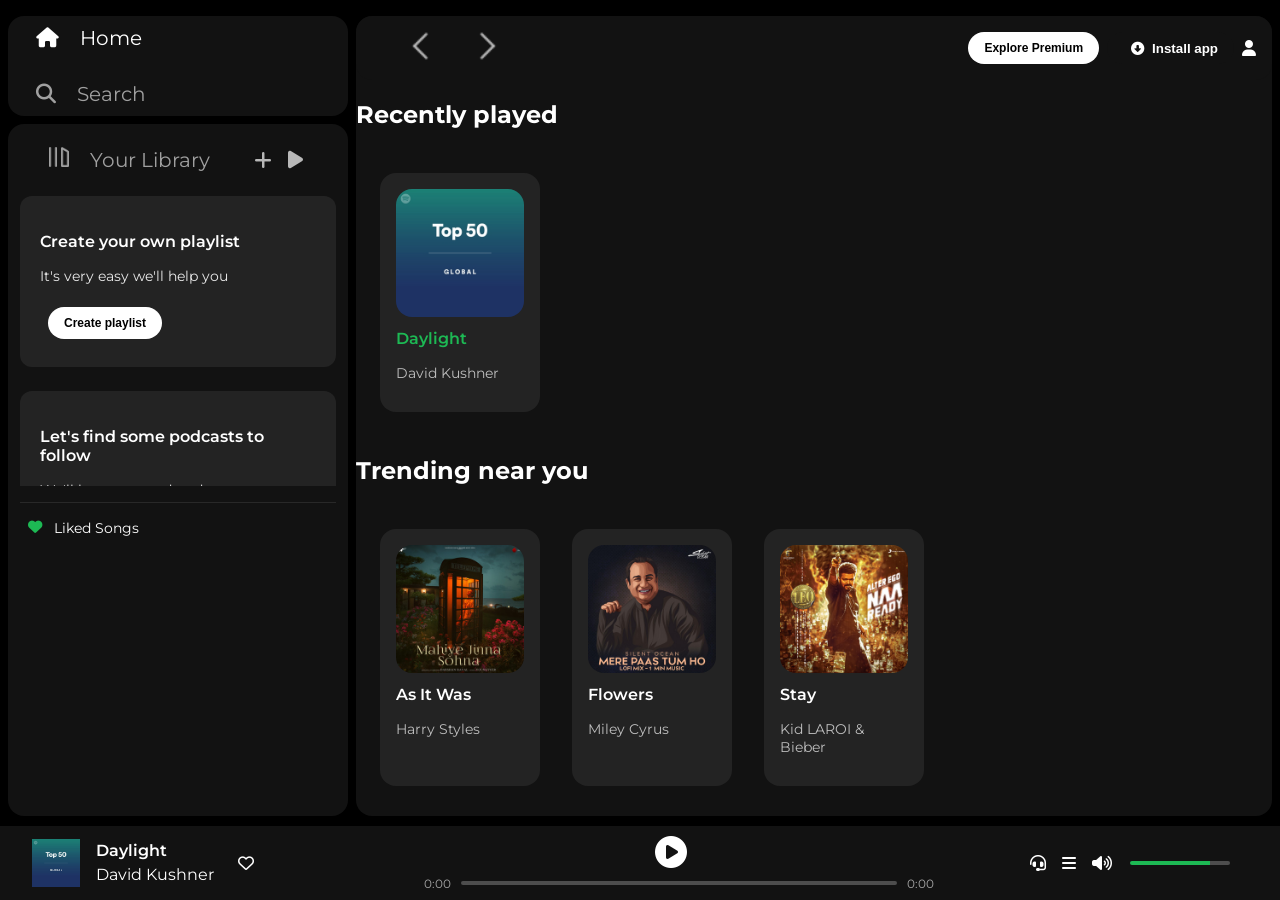
<file: index.html>
<!DOCTYPE html>
<html lang="en">
<head>
    <meta charset="UTF-8">
    <meta name="viewport" content="width=device-width, initial-scale=1.0">
    <link rel="stylesheet" href="https://cdnjs.cloudflare.com/ajax/libs/font-awesome/6.7.2/css/all.min.css">
    <link rel="icon" href="./logo.png">
    <title>Spotify Web-player: Music for everyone</title>
    <link rel="preconnect" href="https://fonts.googleapis.com">
    <link rel="preconnect" href="https://fonts.googleapis.com">
    <link rel="preconnect" href="https://fonts.gstatic.com" crossorigin>
    <link href="https://fonts.googleapis.com/css2?family=Montserrat:ital,wght@0,100..900;1,100..900&display=swap" rel="stylesheet">
    <link rel="stylesheet" href="Spotify.css">
</head>
<body>
<div class="main">
        <div class="sidebar">
            <div class="nav">
                <div class="nav-option" style="opacity: 1;" id="nav-home">
                    <i class="fa-solid fa-house"></i>
                    <a href="#">Home</a>
                </div>
                
                <div class="nav-option" id="nav-search">
                    <i class="fa-solid fa-magnifying-glass"></i>
                    <a href="#">Search</a>
                </div>
            </div>

            <div class="Library">
                <div class="options">
                    <div class="Library-options nav-option">
                        <img src="./library_icon.png" alt="Library image">
                        <a href="#">Your Library</a>
                    </div>
                    <div class="icons-Library">
                        <i class="fa-solid fa-plus" id="library-plus-icon"></i>
                        <i class="fa-solid fa-play"></i>
                    </div>
                </div>
                <div class="Library-boxes">
                    <div class="boxes">
                        <p class="box-p1">Create your own playlist</p>
                        <p class="box-p2">It's very easy we'll help you</p>
                        <button class="badge" id="btn-create-playlist">Create playlist</button>
                    </div>
                    <div class="boxes-2">
                        <p class="box-p1">Let's find some podcasts to follow</p>
                        <p class="box-p2">We'll keep you updated on new episodes</p>
                        <button class="badge">Browse podcasts</button>
                    </div>
                </div>
                <div class="custom-playlists-container" id="custom-playlists-list">
                    <div class="playlist-item" id="liked-songs-sidebar">
                        <i class="fa-solid fa-heart" style="color: #1db954;"></i>
                        <span>Liked Songs</span>
                    </div>
                </div>
            </div>
        </div>


    <div class="main-content">
            <div class="sticky-nav">
                <div class="sticktyNavIcons">
                    <img src="./backward_icon (1).png" alt="icon">
                    <img src="./forward_icon.png" class="hide" alt="icon-2">
                </div>
                <div class="search-bar-container" id="search-bar-container" style="display: none; margin-left: 1rem; flex: 1; max-width: 350px;">
                    <i class="fa-solid fa-magnifying-glass search-icon-input"></i>
                    <input type="text" id="search-input" placeholder="What do you want to play?" class="search-input" />
                </div>
                <div class="stickyNavOptions hide">
                    <button class="badge">Explore Premium</button>
                    <button class="badge-2"><i class="fa-solid fa-circle-down"></i>Install app</button>
                    <i class="fa-solid fa-user"></i>
                </div>
            </div>

            <div id="home-view">
                <h2>Recently played</h2>
                <div class="card-container">
                    <div class="card-1 song-card" data-src="https://www.soundhelix.com/examples/mp3/SoundHelix-Song-1.mp3" data-title="Daylight" data-artist="David Kushner" data-img="./card1img.jpeg">
                        <div class="card-img-container">
                            <img src="./card1img.jpeg" alt="card-01">
                            <div class="play-hover-btn">
                                <i class="fa-solid fa-play"></i>
                            </div>
                        </div>
                        <p class="card-title">Daylight</p>
                        <p class="card-subtitle">David Kushner</p>
                    </div>
                </div>

                <h2>Trending near you</h2>
                <div class="card-container">
                    <div class="card-1 song-card" data-src="https://www.soundhelix.com/examples/mp3/SoundHelix-Song-2.mp3" data-title="As It Was" data-artist="Harry Styles" data-img="./card2img.jpeg">
                        <div class="card-img-container">
                            <img src="./card2img.jpeg" alt="card-01">
                            <div class="play-hover-btn">
                                <i class="fa-solid fa-play"></i>
                            </div>
                        </div>
                        <p class="card-title">As It Was</p>
                        <p class="card-subtitle">Harry Styles</p>
                    </div>
                    <div class="card-1 song-card" data-src="https://www.soundhelix.com/examples/mp3/SoundHelix-Song-3.mp3" data-title="Flowers" data-artist="Miley Cyrus" data-img="./card3img.jpeg">
                        <div class="card-img-container">
                            <img src="./card3img.jpeg" alt="card-01">
                            <div class="play-hover-btn">
                                <i class="fa-solid fa-play"></i>
                            </div>
                        </div>
                        <p class="card-title">Flowers</p>
                        <p class="card-subtitle">Miley Cyrus</p>
                    </div>
                    <div class="card-1 song-card" data-src="https://www.soundhelix.com/examples/mp3/SoundHelix-Song-4.mp3" data-title="Stay" data-artist="Kid LAROI & Bieber" data-img="./card4img.jpeg">
                        <div class="card-img-container">
                            <img src="./card4img.jpeg" alt="card-01">
                            <div class="play-hover-btn">
                                <i class="fa-solid fa-play"></i>
                            </div>
                        </div>
                        <p class="card-title">Stay</p>
                        <p class="card-subtitle">Kid LAROI & Bieber</p>
                    </div>
                </div>

                <h2>Featured charts</h2>
                <div class="card-container">
                    <div class="card-1 song-card" data-src="https://www.soundhelix.com/examples/mp3/SoundHelix-Song-5.mp3" data-title="Blinding Lights" data-artist="The Weeknd" data-img="./card5img.jpeg">
                        <div class="card-img-container">
                            <img src="./card5img.jpeg" alt="card-01">
                            <div class="play-hover-btn">
                                <i class="fa-solid fa-play"></i>
                            </div>
                        </div>
                        <p class="card-title">Blinding Lights</p>
                        <p class="card-subtitle">The Weeknd</p>
                    </div>
                    <div class="card-1 song-card" data-src="https://www.soundhelix.com/examples/mp3/SoundHelix-Song-6.mp3" data-title="Starboy" data-artist="The Weeknd" data-img="./card6img.jpeg">
                        <div class="card-img-container">
                            <img src="./card6img.jpeg" alt="card-01">
                            <div class="play-hover-btn">
                                <i class="fa-solid fa-play"></i>
                            </div>
                        </div>
                        <p class="card-title">Starboy</p>
                        <p class="card-subtitle">The Weeknd</p>
                    </div>
                    <div class="card-1 song-card" data-src="https://www.soundhelix.com/examples/mp3/SoundHelix-Song-7.mp3" data-title="Save Your Tears" data-artist="The Weeknd" data-img="./card6img.jpeg">
                        <div class="card-img-container">
                            <img src="./card6img.jpeg" alt="card-01">
                            <div class="play-hover-btn">
                                <i class="fa-solid fa-play"></i>
                            </div>
                        </div>
                        <p class="card-title">Save Your Tears</p>
                        <p class="card-subtitle">The Weeknd</p>
                    </div>
                </div>
            </div>

            <div id="search-view" style="display: none;">
                <h2>Browse all</h2>
                <div class="search-grid">
                    <div class="search-category-card" style="background-color: rgb(141, 103, 171);">
                        <h3>Podcasts</h3>
                    </div>
                    <div class="search-category-card" style="background-color: rgb(30, 50, 100);">
                        <h3>Made For You</h3>
                    </div>
                    <div class="search-category-card" style="background-color: rgb(232, 17, 137);">
                        <h3>New Releases</h3>
                    </div>
                    <div class="search-category-card" style="background-color: rgb(115, 88, 255);">
                        <h3>Pop</h3>
                    </div>
                    <div class="search-category-card" style="background-color: rgb(186, 93, 7);">
                        <h3>Hip-Hop</h3>
                    </div>
                    <div class="search-category-card" style="background-color: rgb(225, 17, 140);">
                        <h3>Latin</h3>
                    </div>
                    <div class="search-category-card" style="background-color: rgb(13, 115, 119);">
                        <h3>Rock</h3>
                    </div>
                    <div class="search-category-card" style="background-color: rgb(80, 55, 80);">
                        <h3>Gaming</h3>
                    </div>
                </div>
            </div>

            <div id="liked-songs-view" style="display: none;">
                <h2>Liked Songs</h2>
                <div class="card-container" id="liked-songs-container">
                    <!-- Dynamic liked tracks list here -->
                </div>
            </div>

            <footer class="footer">
                <div class="footer-links">
                    <div class="footer-column">
                        <h4>Company</h4>
                        <ul>
                            <li><a href="#">About</a></li>
                            <li><a href="#">Jobs</a></li>
                            <li><a href="#">For the Record</a></li>
                        </ul>
                    </div>
                    <div class="footer-column">
                        <h4>Communities</h4>
                        <ul>
                            <li><a href="#">For Artists</a></li>
                            <li><a href="#">Developers</a></li>
                            <li><a href="#">Advertising</a></li>
                            <li><a href="#">Investors</a></li>
                            <li><a href="#">Vendors</a></li>
                        </ul>
                    </div>
                    <div class="footer-column">
                        <h4>Useful Links</h4>
                        <ul>
                            <li><a href="#">Support</a></li>
                            <li><a href="#">Free Mobile App</a></li>
                        </ul>
                    </div>
                </div>
                <div class="footer-socials">
                    <a href="#"><i class="fa-brands fa-instagram"></i></a>
                    <a href="#"><i class="fa-brands fa-twitter"></i></a>
                    <a href="#"><i class="fa-brands fa-facebook"></i></a>
                </div>
                <div class="footer-bottom">
                    <hr class="line">
                    <p class="copyright">&copy; 2026 Spotify AB</p>
                </div>
            </footer>
    </div>
</div>
<div class="music-player">
    <div class="album-bar">
        <div class="album-image">
            <img src="./card1img.jpeg" alt="image1" class="album-image" id="player-album-art">
        </div>
        <div class="singer-songName">
            <a href="#"><p class="song-name" id="player-song-title">Daylight</p></a>
            <a href="#"><p class="singer-name" id="player-song-artist">David Kushner</p></a>
        </div>
        <div class="album-icon">
            <i class="fa-regular fa-heart" id="player-heart-icon"></i>
        </div>
    </div>

    <div class="play-bar">
        <div class="play-icons">
            <img src="./player_icon1.png" alt="shuffle" id="btn-shuffle">
            <img src="./player_icon2.png" alt="prev" id="btn-prev">
            <i class="fa-solid fa-circle-play" id="play-icon"></i>
            <img src="./player_icon4.png" alt="next" id="btn-next">
            <img src="./player_icon5.png" alt="repeat" id="btn-repeat">
        </div>
        <div class="progress-bar">
            <span class="progress-time" id="player-curr-time">0:00</span>
            <input type="range" min="0" max="100" value="0" class="play-volume" id="player-progress-slider">
            <span class="progress-time" id="player-tot-time">0:00</span>
        </div>
    </div>
    
    <div class="control-bar">
        <div class="control-icons">
            <i class="fa-solid fa-play" id="btn-control-play" style="display:none;"></i>
            <i class="fa-solid fa-headset"></i>
            <i class="fa-solid fa-bars"></i>
            <i class="fa-solid fa-volume-high" id="btn-volume-icon"></i>
            <div class="control-progress-bar-playbar">
                <input type="range" min="0" max="100" value="80" class="control-volume" id="player-volume-slider"/>
            </div>
        </div>
    </div>
</div>

<!-- Modal for Playlist Creation -->
<div class="modal" id="playlist-modal" style="display: none;">
    <div class="modal-content">
        <h3>Create New Playlist</h3>
        <input type="text" id="playlist-name-input" placeholder="My Playlist #1" class="modal-input" maxlength="25">
        <div class="modal-buttons">
            <button class="modal-btn cancel-btn" id="modal-cancel">Cancel</button>
            <button class="modal-btn create-btn" id="modal-create">Create</button>
        </div>
    </div>
</div>

<!-- Hidden Audio Player -->
<audio id="main-audio" style="display: none;"></audio>

<script src="app.js"></script>
</body>
</html>
</file>
<file: Spotify.css>
* {
  box-sizing: border-box;
}
body{
  font-family: "Montserrat", sans-serif;
  margin: 0;
  background-color: #000;
  color: #ffff;
  overflow: hidden;
}
.main{
    display: flex;
    height: calc(100vh - 84px);
    margin-top: 0.5rem;
    padding: 0.5rem;
}
.sidebar{
    background-color: #0000;
    border-radius: 1rem;
    margin-right: 0.5rem;
    width: 340px;
    display: flex;
    flex-direction: column;
    flex-shrink: 0;
    height: 100%;
}
.nav{
    background-color:#121212;
    border-radius: 1rem;
    display: flex;
    flex-direction: column;
    justify-content: center;
    height: 100px;
    padding: 1.5rem 1rem;
}
.nav i{
    font-size: 1.25rem;
}
.nav-option{
    font-size: 1.25rem;
    line-height: 2.5rem;
    opacity: 0.6;
    padding: 0.5rem 0.75rem;
}
.nav-option:hover{
    opacity: 1;
}
.nav-option a {
    padding: 1rem;
}
.main-content{
    background-color: #121212;
    border-radius: 1rem;
    overflow: auto;
    flex: 1;
}
.music-player{
    background-color: #000;
    position: fixed;
    bottom: 0px;
    width: 100%;
    height: 74px;
}
a{
    text-decoration: none;
    color: #ffff;
}
.Library{
    background-color: #121212;
    border-radius: 1rem;
    flex: 1;
    display: flex;
    flex-direction: column;
    padding: 0.5rem 0.75rem;
    margin-top: 0.5rem;
    min-height: 0;
}
.Library-boxes{
    flex: 1;
    overflow-y: auto;
}
.options{
    display: flex;
    justify-content: space-evenly;
    align-items: center;
}
.Library-options{
    font-size: 1.25rem;
}
.icons-Library{
    font-size: 1.25rem;
    display: flex;
}
.icons-Library i{
    margin-right: 1rem;
    font-size: 1.25rem;
    opacity: 0.7;
}
.icons-Library i:hover{
    opacity: 1;
    cursor: pointer;
}
.options .Library-options img{
    height: 1.25rem;
    width: 1.25rem;
}
.oprions .Library-options img:hover{
    cursor: pointer;
}
.boxes{
    margin: 0.5rem 0 1.5rem 0;
    border-radius: 0.75rem;
    padding: 1.25rem 1.25rem;
    background-color: #232323;
    height: auto;
}
.box-p1{
    font-size: 1rem;
    font-weight: 600;
}
.box-p2{
    font-size: 0.9rem;
    opacity: 0.9;
}
.badge{
    padding: 0.25rem 1rem;
    border-radius: 0.5rem;
    font-size: 0.75rem;
    margin-left: 0.5rem;
    background-color: #ffff;
    border: none;
    font-weight: 800;
    padding: 0.25rem 1rem;
    margin: 0.5rem;
    height: 2rem;
    border-radius: 7.4rem;
}
.boxes-2{
    margin: 0.5rem 0 1.5rem 0;
    border-radius: 0.75rem;
    padding: 1.25rem 1.25rem;
    background-color: #232323;
    height: auto;
}
.badge , .badge-2:hover{
    cursor: pointer;
}
.main-content .sticky-nav{
    display: flex;
    position: sticky;
    top: 0;
    background-color: #121212;
    justify-content: space-between;
    align-items: center;
    padding: 0.5rem 1rem;
    z-index: 1000;
    border-radius: 1rem;
}
.sticktyNavIcons img{
    margin-left: 1rem;
    padding-left: 1rem;
    opacity: 0.7;
    height: 2rem;
}
.sticky-nav .sticktyNavIcons img:hover{
    cursor: pointer;
    opacity: 1;
}
.stickyNavOptions .badge{
    background-color: #ffff;
    border: none;
    font-weight: 800;
    padding: 0.25rem 1rem;
}
.stickyNavOptions .badge-2{
    background-color:#121212;
    color: #ffff;
    border: none;
    font-weight: 740;
    padding: 0.25rem 1rem;
    border-radius: 1rem;
    height: 2rem;
}
.stickyNavOptions{
    display: flex;
    align-items: center;
}
.stickyNavOptions i{
    margin-left: 0.5rem;
}
.stickyNavOptions i:hover{
    cursor: pointer;
}
.badge-2 i{
    color: #ffff;
    margin-right: 0.5rem;
}
@media (max-width : 1000px){
    .hide{
        display:none;
    }
}
.card-container{
    display: flex;
    flex-wrap: wrap;
    margin-top: 0.5rem;
    padding: 0.5rem;
}
.card-1{
    border-radius: 1rem;
    width: 10rem;
    margin: 1rem;
    padding: 1rem;
    background-color: #232323;
}
.card-1 img{
    width: 100%;
    border-radius: 1rem;
}
.card-title{
    font-size: 1rem;
    font-weight: 600;
    margin-top: 0.5rem;
    color: #ffff;
}
.card-subtitle{
    font-size: 0.9rem;
    opacity: 0.7;
    color: #ffff;
}
.card-1:hover{
    cursor: pointer;
    opacity: 1;
}
.footer {
    display: flex;
    flex-direction: column;
    padding: 3rem 2rem;
    background-color: #121212;
    margin-top: 4rem;
    border-top: 1px solid #292929;
}
.footer-links {
    display: flex;
    flex-wrap: wrap;
    gap: 3rem;
    margin-bottom: 2rem;
}
.footer-column {
    flex: 1;
    min-width: 150px;
}
.footer-column h4 {
    color: #fff;
    margin-bottom: 1rem;
    font-size: 0.95rem;
    font-weight: 700;
}
.footer-column ul {
    list-style: none;
    padding: 0;
    margin: 0;
}
.footer-column ul li {
    margin-bottom: 0.75rem;
}
.footer-column ul li a {
    color: #a7a7a7;
    font-size: 0.85rem;
    transition: color 0.2s;
}
.footer-column ul li a:hover {
    color: #fff;
    text-decoration: underline;
}
.footer-socials {
    display: flex;
    gap: 1rem;
    margin-bottom: 2rem;
}
.footer-socials a {
    width: 40px;
    height: 40px;
    background-color: #292929;
    border-radius: 50%;
    display: flex;
    justify-content: center;
    align-items: center;
    color: #fff;
    font-size: 1.1rem;
    transition: background-color 0.2s;
}
.footer-socials a:hover {
    background-color: #727272;
}
.footer-bottom {
    border-top: 1px solid #292929;
    padding-top: 2rem;
    display: flex;
    justify-content: space-between;
    align-items: center;
}
.copyright {
    color: #a7a7a7;
    font-size: 0.8rem;
    margin: 0;
}
.music-player{
    display: flex;
    background: #121212;
    justify-content: space-between;
    align-items: center;
    padding: 0.5rem 1rem;
}
.music-player .album-bar{
    width: 25%;
    display: flex;
    align-items: center;
    padding: 1rem;
}
.singer-songName{
    padding: 1rem;
    line-height: 0.5rem;
}
.song-name{
    font-size: 1rem;
    font-weight: 600;
}
.album-icon{
    margin: 0.5rem;
}
.album-icon i:hover{
    cursor: pointer;
}
#icon{
    right: 0.5rem;
    position: relative;
}
.music-player .play-bar{
    width: 50%;
}
.music-bar .control-bar{
    width: 25%;
}
.album-image{
    height: 3rem;
    width: 3rem;
}
.control-bar{
    padding-right: 1rem;
}
.control-bar .control-icons , .control-volume{
    display: flex;
    justify-content: space-between;
    padding-right: 1rem;
}
.control-bar{
    display: flex;
    justify-content: space-between;
    padding-right: 1rem;
}
.control-bar .control-icons i{
    justify-content: space-between;
    padding-right: 1rem;
}
.control-bar .control-icons i:hover{
    cursor: pointer;
}
.play-bar{
    justify-content: center;
}
.play-bar .play-icons i{
    padding-right: 1rem;
}
.play-bar .play-icons{
    display: flex;
    justify-content: center;
    align-items: center;
}
.play-bar .play-icons img{
    padding: 0 1rem;
    height: 1.25rem;
    width: 1.25rem;
    opacity: 0.7;
    filter: invert(1);
    transition: opacity 0.2s, transform 0.1s;
    cursor: pointer;
}
.play-bar .play-icons img:hover{
    opacity: 1;
    transform: scale(1.05);
}
#play-icon{
    font-size: 2rem;
    color: #fff;
    cursor: pointer;
    margin: 0 1.25rem;
    transition: transform 0.1s ease, color 0.2s ease;
}
#play-icon:hover {
    transform: scale(1.05);
    color: #1ed760;
}
.play-bar .progress-bar{
    display: flex;
    justify-content: center;
    align-items: center;
    padding-top: 0.5rem;
    width: 100%;
}
.play-volume{
    width: 70%;
    -webkit-appearance: none;
    appearance: none;
    height: 4px;
    border-radius: 2px;
    outline: none;
    cursor: pointer;
    background: #4d4d4d;
}
.play-volume::-webkit-slider-thumb{
    appearance: none;
    -webkit-appearance: none;
    width: 12px;
    height: 12px;
    cursor: pointer;
    background-color: #fff;
    border-radius: 50%;
    margin-top: -4px;
    opacity: 0;
    transition: opacity 0.2s;
}
.play-volume:hover::-webkit-slider-thumb{
    opacity: 1;
}
.play-volume::-webkit-slider-runnable-track{
    height: 4px;
    background: transparent;
}
.control-progress-bar-playbar{
    display: flex;
    align-items: center;
}
.control-volume{
    -webkit-appearance: none;
    appearance: none;
    height: 4px;
    border-radius: 2px;
    outline: none;
    cursor: pointer;
    background: #4d4d4d;
    width: 100px;
}
.control-volume::-webkit-slider-thumb{
    appearance: none;
    -webkit-appearance: none;
    width: 12px;
    height: 12px;
    cursor: pointer;
    background-color: #fff;
    border-radius: 50%;
    margin-top: -4px;
    opacity: 0;
    transition: opacity 0.2s;
}
.control-volume:hover::-webkit-slider-thumb{
    opacity: 1;
}
.control-volume::-webkit-slider-runnable-track{
    height: 4px;
    background: transparent;
}
.card-img-container {
    position: relative;
    width: 100%;
}
.play-hover-btn {
    position: absolute;
    bottom: 8px;
    right: 8px;
    background-color: #1db954;
    color: #fff;
    width: 40px;
    height: 40px;
    border-radius: 50%;
    display: flex;
    justify-content: center;
    align-items: center;
    opacity: 0;
    transform: translateY(8px);
    transition: all 0.3s ease;
    box-shadow: 0 8px 16px rgba(0, 0, 0, 0.3);
}
.play-hover-btn i {
    font-size: 1.15rem;
    margin-left: 2px;
}
.card-1:hover .play-hover-btn {
    opacity: 1;
    transform: translateY(0);
}
.play-hover-btn:hover {
    scale: 1.05;
    background-color: #1ed760;
}
.progress-time {
    font-size: 0.75rem;
    color: #a7a7a7;
    margin: 0 8px;
    align-self: center;
}
#search-view {
    padding: 1rem 2rem;
}
.search-grid {
    display: grid;
    grid-template-columns: repeat(auto-fill, minmax(180px, 1fr));
    gap: 1.5rem;
    margin-top: 1.5rem;
}
.search-category-card {
    height: 180px;
    border-radius: 0.5rem;
    padding: 1rem;
    position: relative;
    overflow: hidden;
    cursor: pointer;
    transition: scale 0.2s ease;
}
.search-category-card:hover {
    scale: 1.02;
}
.search-category-card h3 {
    font-size: 1.4rem;
    font-weight: 700;
    margin: 0;
    word-break: break-word;
}
.search-bar-container {
    position: relative;
}
.search-icon-input {
    position: absolute;
    left: 12px;
    top: 50%;
    transform: translateY(-50%);
    color: #000;
    font-size: 1rem;
}
.search-input {
    width: 100%;
    padding: 8px 12px 8px 38px;
    border-radius: 500px;
    border: none;
    background-color: #fff;
    color: #000;
    font-family: inherit;
    font-size: 0.9rem;
    outline: none;
}
.search-input::placeholder {
    color: #757575;
}
.modal {
    position: fixed;
    top: 0;
    left: 0;
    width: 100vw;
    height: 100vh;
    background-color: rgba(0, 0, 0, 0.75);
    display: flex;
    justify-content: center;
    align-items: center;
    z-index: 9999;
}
.modal-content {
    background-color: #282828;
    padding: 2rem;
    border-radius: 0.5rem;
    width: 100%;
    max-width: 400px;
    text-align: center;
    box-shadow: 0 4px 12px rgba(0, 0, 0, 0.5);
}
.modal-content h3 {
    margin-top: 0;
    font-size: 1.5rem;
    font-weight: 700;
}
.modal-input {
    width: 100%;
    padding: 10px;
    margin: 1.5rem 0;
    border: 1px solid #727272;
    border-radius: 4px;
    background-color: #3e3e3e;
    color: #fff;
    font-family: inherit;
    font-size: 1rem;
    outline: none;
}
.modal-input:focus {
    border-color: #fff;
}
.modal-buttons {
    display: flex;
    justify-content: flex-end;
    gap: 1rem;
}
.modal-btn {
    padding: 0.5rem 1.5rem;
    border-radius: 500px;
    font-weight: 700;
    cursor: pointer;
    border: none;
    font-size: 0.9rem;
}
.cancel-btn {
    background-color: transparent;
    color: #fff;
}
.cancel-btn:hover {
    color: #1db954;
}
.create-btn {
    background-color: #1db954;
    color: #000;
}
.create-btn:hover {
    background-color: #1ed760;
    scale: 1.04;
}
.custom-playlists-container {
    margin-top: 1rem;
    overflow-y: auto;
    flex: 1;
    border-top: 1px solid #282828;
    padding-top: 0.5rem;
}
.playlist-item {
    padding: 0.5rem;
    border-radius: 4px;
    cursor: pointer;
    transition: background-color 0.2s;
    font-size: 0.9rem;
    display: flex;
    align-items: center;
    gap: 0.75rem;
}
.playlist-item:hover {
    background-color: #1a1a1a;
}
.playlist-item i {
    color: #1db954;
}
.nav-option.active {
    opacity: 1;
}
.song-card.active-card .card-title {
    color: #1db954 !important;
}
</file>
